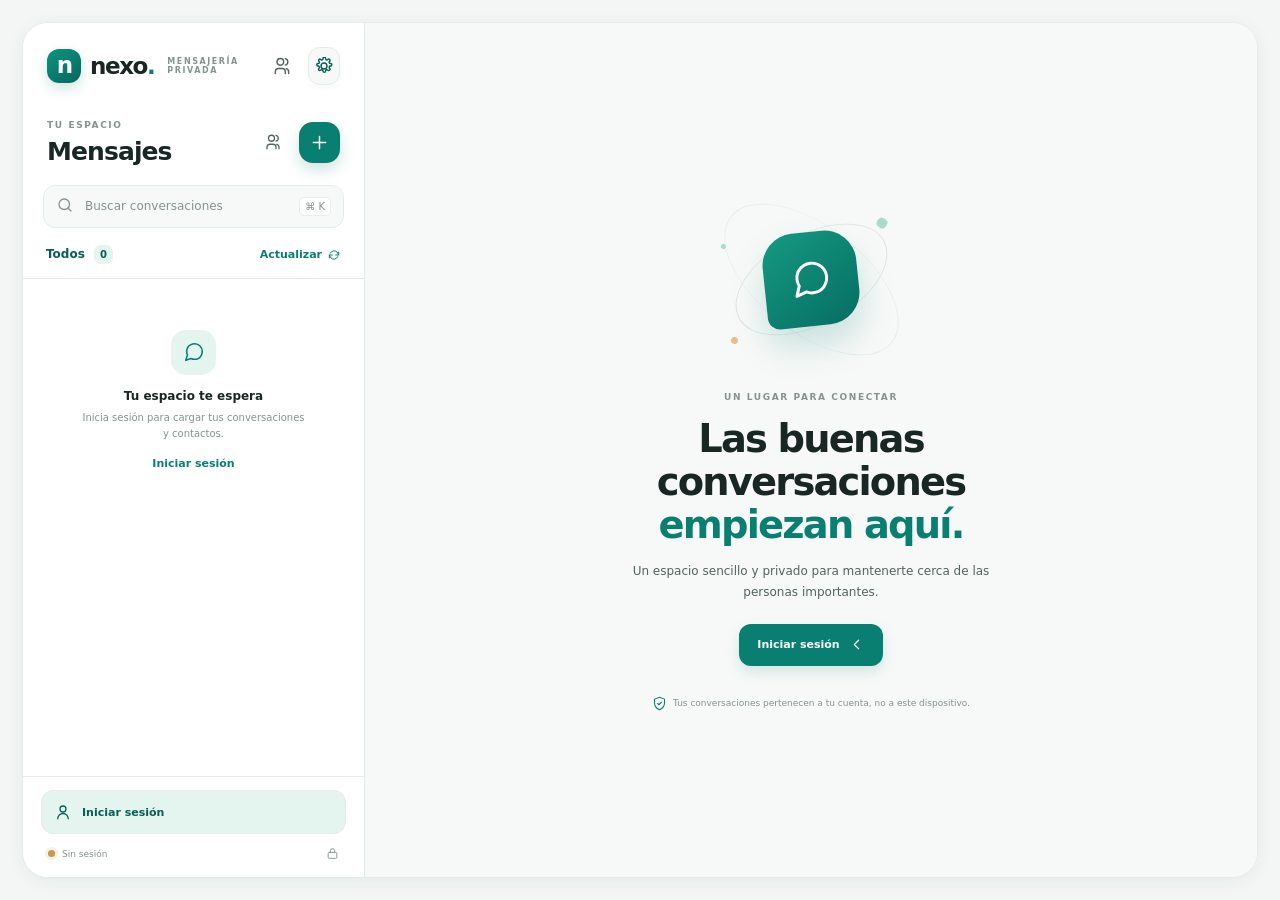
<file: index.html>
<!doctype html>
<html lang="es">
<head>
  <meta charset="UTF-8">
  <meta name="referrer" content="no-referrer">
  <meta name="viewport" content="width=device-width, initial-scale=1, viewport-fit=cover">
  <meta name="theme-color" content="#f5f7f7">
  <meta name="description" content="Nexo, mensajería privada y sencilla.">
  <meta http-equiv="Content-Security-Policy" content="default-src 'self'; script-src 'self'; style-src 'self'; img-src 'self' https: data: blob:; connect-src https://zyfjffvqcprfcohgdrxx.supabase.co; font-src 'self' data:; object-src 'none'; base-uri 'self'; form-action 'self'">
  <title>Nexo — Mensajería privada</title>
  <link rel="icon" type="image/svg+xml" href="./public/favicon.svg">
  <link rel="stylesheet" href="./src/styles/tokens.css">
  <link rel="stylesheet" href="./src/styles/base.css">
  <link rel="stylesheet" href="./src/styles/layout.css">
  <link rel="stylesheet" href="./src/styles/components.css">
  <link rel="stylesheet" href="./src/styles/responsive.css">
</head>
<body>
  <div id="app" class="app-root">
    <div class="boot-screen" role="status" aria-live="polite">
      <div class="brand-mark brand-mark--large" aria-hidden="true">n</div>
      <span>Preparando tu espacio…</span>
    </div>
  </div>
  <div id="toast-region" class="toast-region" aria-live="polite" aria-atomic="true"></div>
  <script type="module" src="./src/app/bootstrap.js"></script>
</body>
</html>
</file>
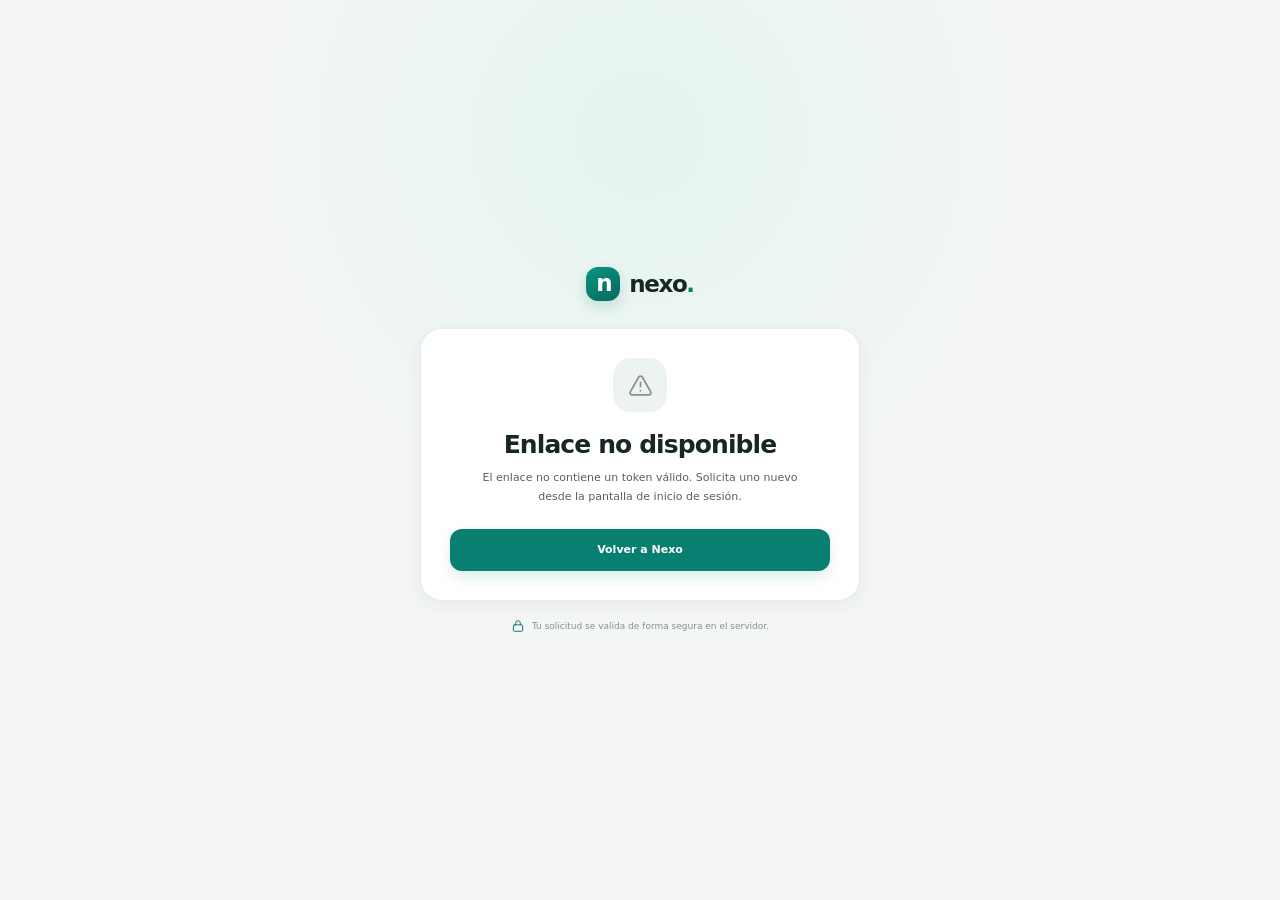
<file: reset-password.html>
<!doctype html>
<html lang="es">
<head>
  <meta charset="UTF-8">
  <meta name="referrer" content="no-referrer">
  <meta name="viewport" content="width=device-width, initial-scale=1, viewport-fit=cover">
  <meta name="theme-color" content="#f3f6f5">
  <meta name="description" content="Restablece de forma segura tu contraseña de Nexo.">
  <meta http-equiv="Content-Security-Policy" content="default-src 'self'; script-src 'self'; style-src 'self'; img-src 'self' https: data:; connect-src https://zyfjffvqcprfcohgdrxx.supabase.co; font-src 'self' data:; object-src 'none'; base-uri 'self'; form-action 'self'">
  <title>Restablecer contraseña — Nexo</title>
  <link rel="icon" type="image/svg+xml" href="./public/favicon.svg">
  <link rel="stylesheet" href="./src/styles/tokens.css">
  <link rel="stylesheet" href="./src/styles/base.css">
  <link rel="stylesheet" href="./src/styles/components.css">
  <link rel="stylesheet" href="./src/styles/reset-page.css">
</head>
<body>
  <div id="reset-app"></div>
  <script type="module" src="./src/app/resetPassword.js"></script>
</body>
</html>
</file>
<file: src/styles/tokens.css>
:root {
  color-scheme: light;
  --bg: #f3f6f5;
  --surface: #ffffff;
  --surface-2: #f7f9f8;
  --surface-3: #edf3f1;
  --text: #182724;
  --text-2: #52635e;
  --muted: #85938e;
  --line: #e6ece9;
  --line-strong: #d9e3df;
  --accent: #087f70;
  --accent-hover: #066c5f;
  --accent-soft: #e4f4ef;
  --accent-ink: #075f54;
  --danger: #b94747;
  --danger-soft: #fff0ef;
  --success: #15836e;
  --shadow: 0 24px 70px rgba(24, 49, 42, .13);
  --shadow-soft: 0 4px 18px rgba(24, 49, 42, .06);
  --radius-xl: 26px;
  --radius-lg: 18px;
  --radius-md: 13px;
  --radius-sm: 9px;
  --sidebar-width: 342px;
  --details-width: 278px;
  --font: Inter, ui-sans-serif, system-ui, -apple-system, BlinkMacSystemFont, "Segoe UI", sans-serif;
}
:root[data-theme="dark"] {
  color-scheme: dark;
  --bg: #101a18;
  --surface: #172421;
  --surface-2: #1d2c28;
  --surface-3: #243630;
  --text: #edf5f1;
  --text-2: #bdcbc5;
  --muted: #81928b;
  --line: #2b3b35;
  --line-strong: #3a4e46;
  --accent: #55c4ab;
  --accent-hover: #74d4bd;
  --accent-soft: #203d35;
  --accent-ink: #9ae1d0;
  --danger: #ff9a91;
  --danger-soft: #482c2b;
  --success: #6bd3b8;
  --shadow: 0 24px 70px rgba(0, 0, 0, .35);
  --shadow-soft: 0 4px 18px rgba(0, 0, 0, .18);
}
* { box-sizing: border-box; }
</file>
<file: src/styles/base.css>
html, body { min-width: 320px; min-height: 100%; margin: 0; }
html { background: var(--bg); font-family: var(--font); color: var(--text); font-synthesis: none; text-rendering: optimizeLegibility; }
body { min-height: 100vh; background: var(--bg); font-size: 14px; }
body.modal-open { overflow: hidden; }
button, input, textarea { font: inherit; }
button { color: inherit; }
button:focus-visible, a:focus-visible, input:focus-visible, textarea:focus-visible { outline: 3px solid color-mix(in srgb, var(--accent) 50%, transparent); outline-offset: 2px; }
button:disabled { cursor: wait; opacity: .65; }
a { color: inherit; text-decoration: none; }
::selection { color: var(--accent-ink); background: var(--accent-soft); }
.sr-only { position: absolute; width: 1px; height: 1px; padding: 0; margin: -1px; overflow: hidden; clip: rect(0,0,0,0); white-space: nowrap; border: 0; }
.boot-screen { min-height: 100vh; display: grid; place-content: center; justify-items: center; gap: 16px; color: var(--muted); }
.boot-screen .brand-mark { width: 54px; height: 54px; font-size: 29px; }
</file>
<file: src/styles/layout.css>
/* Mobile-first shell: one visible destination at a time on narrow screens. */
.app-root { min-height: 100dvh; padding: 0; }
.app-shell {
  position: relative;
  display: grid;
  grid-template-columns: minmax(0, 1fr);
  width: 100%;
  height: 100dvh;
  min-height: 0;
  margin: 0 auto;
  overflow: hidden;
  background: var(--surface);
}
.sidebar {
  position: relative;
  z-index: 2;
  grid-column: 1;
  grid-row: 1;
  min-width: 0;
  height: 100%;
  display: flex;
  flex-direction: column;
  background: var(--surface);
}
.chat-panel {
  position: relative;
  grid-column: 1;
  grid-row: 1;
  min-width: 0;
  height: 100%;
  display: none;
  flex-direction: column;
  overflow: hidden;
  background: var(--surface-2);
}
.app-shell.has-active-chat .sidebar { display: none; }
.app-shell.has-active-chat .chat-panel { display: flex; }
.details-panel {
  position: absolute;
  z-index: 12;
  top: 0;
  right: 0;
  bottom: 0;
  width: min(340px, 88%);
  min-width: 0;
  display: none;
  flex-direction: column;
  padding: 25px 20px;
  background: var(--surface);
  border-left: 1px solid var(--line);
  box-shadow: var(--shadow);
  overflow-y: auto;
  overscroll-behavior: contain;
}
.details-scrim {
  position: absolute;
  z-index: 11;
  inset: 0;
  border: 0;
  padding: 0;
  background: rgba(9, 20, 17, .18);
  cursor: pointer;
  -webkit-tap-highlight-color: transparent;
}
.app-shell.details-open .details-panel { display: flex; }
.chat-panel--empty { align-items: center; justify-content: center; }
.chat-panel--active { background: var(--surface-2); }
</file>
<file: src/styles/components.css>
/* Brand and sidebar */
.sidebar__top { position: relative; display: flex; align-items: center; gap: 10px; padding: 24px 24px 18px; }
.brand { display: inline-flex; align-items: center; gap: 9px; font-size: 23px; font-weight: 790; letter-spacing: -1.4px; }
.brand-mark { width: 34px; height: 34px; display: grid; place-items: center; flex: 0 0 34px; padding: 0 0 2px 1px; border-radius: 12px; color: #fff; background: linear-gradient(145deg, #0b9581, #07675d); font-size: 23px; font-weight: 800; line-height: 1; letter-spacing: -1px; text-align: center; box-shadow: 0 5px 14px rgba(8,127,112,.2); }
.brand-mark--large { width: 54px; height: 54px; flex-basis: 54px; padding-bottom: 3px; border-radius: 18px; font-size: 35px; }
.brand-dot { color: var(--accent); }
.brand-caption { padding-left: 3px; color: var(--muted); font-size: 8px; letter-spacing: 1.55px; font-weight: 750; }
.icon-button { width: 38px; height: 38px; display: inline-grid; place-items: center; border: 0; border-radius: 12px; background: transparent; color: var(--text-2); cursor: pointer; transition: background .18s, color .18s; }
.icon-button:hover { background: var(--surface-3); color: var(--text); }
.sidebar-settings { margin-left: auto; color: var(--accent-ink); background: var(--surface-2); border: 1px solid var(--line); box-shadow: 0 2px 6px rgba(20,40,34,.04); }
.sidebar-settings svg { width: 18px; height: 18px; stroke-width: 1.9; }
.sidebar-settings:hover { color: var(--accent-ink); background: var(--accent-soft); border-color: color-mix(in srgb, var(--accent) 28%, var(--line)); transform: translateY(-1px); }
.sidebar-welcome { display: flex; align-items: center; justify-content: space-between; padding: 16px 24px 17px; }
.eyebrow { display: block; color: var(--muted); font-size: 9px; line-height: 1.4; font-weight: 780; letter-spacing: 1.6px; }
.sidebar-welcome h1 { margin: 5px 0 0; font-size: 25px; letter-spacing: -.9px; font-weight: 760; }
.new-chat-button { width: 41px; height: 41px; display: grid; place-items: center; color: white; background: var(--accent); border: 0; border-radius: 14px; cursor: pointer; box-shadow: 0 7px 15px rgba(8,127,112,.2); transition: transform .18s, background .18s; }
.new-chat-button:hover { background: var(--accent-hover); transform: translateY(-1px); }
.conversation-search { height: 43px; display: flex; align-items: center; gap: 9px; margin: 2px 20px 16px; padding: 0 12px; color: var(--muted); background: var(--surface-2); border: 1px solid var(--line); border-radius: 12px; }
.conversation-search:focus-within { border-color: var(--accent); box-shadow: 0 0 0 3px var(--accent-soft); }
.conversation-search input { width: 100%; min-width: 0; border: 0; outline: 0; color: var(--text); background: transparent; font-size: 12px; }
.conversation-search input::placeholder { color: var(--muted); }
.conversation-search kbd { flex: 0 0 auto; padding: 3px 5px; color: var(--muted); background: var(--surface); border: 1px solid var(--line); border-radius: 5px; font: 10px var(--font); }
.conversation-tabs { display: flex; align-items: center; justify-content: space-between; padding: 0 23px 12px; border-bottom: 1px solid var(--line); }
.conversation-tabs__active { color: var(--accent-ink); font-size: 12px; font-weight: 730; }
.conversation-tabs__active span { display: inline-grid; min-width: 19px; height: 19px; place-items: center; margin-left: 5px; padding: 0 5px; background: var(--accent-soft); border-radius: 7px; font-size: 10px; }
.text-button { display: inline-flex; align-items: center; gap: 5px; padding: 4px 0; border: 0; background: transparent; color: var(--accent); font-size: 11px; font-weight: 680; cursor: pointer; }
.text-button:hover { color: var(--accent-hover); text-decoration: underline; }
.conversation-list { flex: 1; min-height: 0; overflow: auto; padding: 8px 10px 14px; }
.conversation-item { width: 100%; display: flex; align-items: center; gap: 11px; padding: 11px 10px; border: 0; border-radius: 13px; text-align: left; color: var(--text); background: transparent; cursor: pointer; transition: background .15s; }
.conversation-item:hover { background: var(--surface-2); }
.conversation-item.is-active { background: var(--accent-soft); }
.conversation-item[hidden] { display: none; }
.conversation-item__body { flex: 1; min-width: 0; display: grid; gap: 5px; }
.conversation-item__top, .conversation-item__bottom { min-width: 0; display: flex; align-items: center; justify-content: space-between; gap: 8px; }
.conversation-item__top strong { overflow: hidden; font-size: 12px; font-weight: 720; white-space: nowrap; text-overflow: ellipsis; }
.conversation-item__top time { flex: 0 0 auto; color: var(--muted); font-size: 9px; }
.conversation-item__bottom > span:first-child { overflow: hidden; color: var(--muted); font-size: 10px; white-space: nowrap; text-overflow: ellipsis; }
.unread-count { flex: 0 0 auto; min-width: 18px; height: 18px; display: grid; place-items: center; padding: 0 4px; color: #fff; background: var(--accent); border-radius: 7px; font-size: 9px; font-weight: 750; }
.avatar { flex: 0 0 auto; width: 40px; height: 40px; display: inline-grid; place-items: center; overflow: hidden; color: var(--accent-ink); background: linear-gradient(145deg, var(--accent-soft), var(--surface-3)); border-radius: 14px; font-size: 12px; font-weight: 760; }
.avatar img { width: 100%; height: 100%; object-fit: cover; }
.avatar--small { width: 33px; height: 33px; border-radius: 11px; font-size: 10px; }
.avatar--medium { width: 44px; height: 44px; border-radius: 15px; font-size: 13px; }
.avatar--large { width: 76px; height: 76px; border-radius: 25px; font-size: 21px; }
.sidebar-empty { min-height: 230px; display: flex; flex-direction: column; align-items: center; justify-content: center; padding: 25px 23px; text-align: center; }
.empty-icon { width: 45px; height: 45px; display: grid; place-items: center; color: var(--accent); background: var(--accent-soft); border-radius: 15px; }
.sidebar-empty strong { margin-top: 14px; font-size: 12px; }
.sidebar-empty p { max-width: 225px; margin: 7px 0 10px; color: var(--muted); font-size: 10px; line-height: 1.65; }
.sidebar-footer { position: relative; padding: 13px 18px 17px; border-top: 1px solid var(--line); }
.profile-chip { width: 100%; display: flex; align-items: center; gap: 9px; padding: 7px; border: 0; border-radius: 12px; text-align: left; background: transparent; cursor: pointer; }
.profile-chip:hover { background: var(--surface-2); }
.profile-chip > span:nth-child(2) { flex: 1; min-width: 0; display: grid; gap: 3px; }
.profile-chip strong { overflow: hidden; font-size: 11px; text-overflow: ellipsis; white-space: nowrap; }
.profile-chip small { color: var(--muted); font-size: 9px; }
.profile-chip > svg { color: var(--muted); }
.profile-signin { width: 100%; display: flex; align-items: center; gap: 10px; padding: 12px; border: 1px solid var(--line); border-radius: 12px; color: var(--accent-ink); background: var(--accent-soft); font-size: 11px; font-weight: 680; cursor: pointer; }
.connection-note { display: flex; align-items: center; gap: 7px; padding: 13px 7px 0; color: var(--muted); font-size: 9px; }
.connection-dot { width: 7px; height: 7px; border-radius: 50%; background: #42ad88; box-shadow: 0 0 0 3px rgba(66,173,136,.12); }
.connection-lock { margin-left: auto; display: inline-flex; }
.profile-menu { position: absolute; z-index: 8; left: 22px; right: 22px; bottom: 84px; padding: 6px; background: var(--surface); border: 1px solid var(--line); border-radius: 13px; box-shadow: var(--shadow); }
.profile-menu[hidden] { display: none; }
.profile-menu button { width: 100%; display: flex; align-items: center; gap: 9px; padding: 10px; border: 0; border-radius: 8px; background: transparent; text-align: left; font-size: 11px; cursor: pointer; }
.profile-menu button:hover { background: var(--surface-2); }
.list-skeleton { display: grid; gap: 16px; padding: 18px 12px; }
.list-skeleton i { height: 45px; display: block; border-radius: 12px; background: linear-gradient(90deg, var(--surface-2), var(--surface-3), var(--surface-2)); background-size: 200% 100%; animation: shimmer 1.5s infinite; }
/* Welcome screen */
.welcome-state { width: min(540px, 90%); display: flex; flex-direction: column; align-items: center; padding: 28px; text-align: center; }
.welcome-art { position: relative; width: 220px; height: 180px; display: grid; place-items: center; margin-bottom: 22px; }
.welcome-orbit { position: absolute; width: 165px; height: 165px; border: 1px solid var(--line-strong); border-radius: 50%; transform: rotate(-28deg) scaleY(.55); }
.welcome-orbit--two { width: 205px; height: 205px; opacity: .6; transform: rotate(38deg) scaleY(.52); }
.welcome-bubble { position: relative; z-index: 2; width: 94px; height: 94px; display: grid; place-items: center; color: white; background: linear-gradient(145deg, #159a83, #066d62); border-radius: 32px 32px 32px 12px; transform: rotate(-6deg); box-shadow: 0 18px 35px rgba(8,127,112,.2); }
.welcome-bubble svg { width: 42px; height: 42px; }
.welcome-spark { position: absolute; width: 10px; height: 10px; border-radius: 4px; background: #a8dacd; transform: rotate(35deg); }
.welcome-spark--one { top: 29px; right: 34px; }
.welcome-spark--two { bottom: 25px; left: 30px; width: 7px; height: 7px; background: #e9bf87; }
.welcome-spark--three { top: 55px; left: 20px; width: 5px; height: 5px; }
.welcome-state > .eyebrow { margin-bottom: 13px; }
.welcome-state h2 { margin: 0; font-size: clamp(27px, 3vw, 39px); line-height: 1.12; letter-spacing: -1.8px; font-weight: 790; }
.welcome-state h2 em { color: var(--accent); font-style: normal; }
.welcome-state > p { max-width: 360px; margin: 15px 0 20px; color: var(--text-2); font-size: 12px; line-height: 1.8; }
.welcome-actions { display: flex; justify-content: center; }
.welcome-footnote { display: flex; align-items: center; gap: 6px; margin-top: 30px; color: var(--muted); font-size: 9px; }
.welcome-footnote svg { color: var(--accent); }
/* Buttons and forms */
.button { min-height: 42px; display: inline-flex; align-items: center; justify-content: center; gap: 8px; padding: 0 17px; border: 1px solid transparent; border-radius: 12px; font-size: 11px; font-weight: 720; cursor: pointer; transition: background .18s, transform .18s, border .18s; }
.button:hover { transform: translateY(-1px); }
.button--primary { color: #fff; background: var(--accent); box-shadow: 0 6px 14px rgba(8,127,112,.15); }
.button--primary:hover { background: var(--accent-hover); }
.button--outline { color: var(--accent-ink); background: transparent; border-color: var(--line-strong); }
.button--outline:hover { background: var(--accent-soft); }
.button--full { width: 100%; }
.button--small { min-height: 34px; padding: 0 12px; border-radius: 9px; font-size: 10px; }
/* Chat */
.chat-header { min-height: 80px; display: flex; align-items: center; gap: 12px; padding: 14px 24px; background: var(--surface); border-bottom: 1px solid var(--line); }
.chat-header__identity { min-width: 0; display: grid; gap: 5px; }
.chat-header__identity strong { overflow: hidden; font-size: 13px; text-overflow: ellipsis; white-space: nowrap; }
.chat-header__identity span { color: var(--muted); font-size: 10px; }
.chat-header__spacer { flex: 1; }
.mobile-back { display: none; }
.message-history { flex: 1; min-height: 0; overflow: auto; display: flex; flex-direction: column; gap: 13px; padding: 24px clamp(18px, 4vw, 54px); }
.message-row { max-width: min(75%, 570px); display: flex; align-self: flex-start; }
.message-row--own { align-self: flex-end; }
.message-bubble { padding: 12px 15px 9px; background: var(--surface); border: 1px solid var(--line); border-radius: 17px 17px 17px 5px; box-shadow: 0 2px 6px rgba(20,40,34,.025); }
.message-row--own .message-bubble { color: #fff; background: #087f70; border-color: #087f70; border-radius: 17px 17px 5px 17px; }
.message-bubble p { margin: 0; font-size: 12px; line-height: 1.65; overflow-wrap: anywhere; }
.message-bubble time { display: block; margin-top: 6px; color: var(--muted); font-size: 8px; text-align: right; }
.message-row--own .message-bubble time { color: rgba(255,255,255,.7); }
.chat-empty-history, .chat-loading { flex: 1; display: flex; flex-direction: column; align-items: center; justify-content: center; color: var(--muted); text-align: center; }
.chat-empty-history strong { margin-top: 13px; color: var(--text); font-size: 13px; }
.chat-empty-history p { max-width: 280px; font-size: 11px; line-height: 1.6; }
.chat-loading { gap: 12px; font-size: 11px; }
.loading-spinner { width: 23px; height: 23px; border: 2px solid var(--line-strong); border-top-color: var(--accent); border-radius: 50%; animation: spin .8s linear infinite; }
.composer { display: flex; align-items: flex-end; gap: 12px; margin: 0 24px 21px; padding: 11px 11px 10px 16px; background: var(--surface); border: 1px solid var(--line-strong); border-radius: 17px; box-shadow: var(--shadow-soft); }
.composer:focus-within { border-color: var(--accent); }
.composer__input-wrap { flex: 1; min-width: 0; display: grid; gap: 5px; }
.composer textarea { width: 100%; max-height: 120px; min-height: 27px; resize: vertical; border: 0; outline: 0; color: var(--text); background: transparent; font-size: 12px; line-height: 1.5; }
.composer textarea::placeholder { color: var(--muted); }
.composer__hint { color: var(--muted); font-size: 8px; }
.send-button { width: 38px; height: 38px; display: grid; place-items: center; flex: 0 0 auto; color: white; background: var(--accent); border: 0; border-radius: 12px; cursor: pointer; }
.send-button:hover { background: var(--accent-hover); }
/* Details */
.details-header { display: flex; align-items: center; justify-content: space-between; }
.details-close { display: inline-grid; }
.details-empty { flex: 1; display: flex; flex-direction: column; align-items: center; justify-content: center; padding: 15px; color: var(--muted); text-align: center; }
.details-empty > svg { margin-bottom: 13px; color: var(--accent); }
.details-empty strong { color: var(--text); font-size: 12px; }
.details-empty p { max-width: 190px; font-size: 10px; line-height: 1.7; }
.privacy-card { display: flex; align-items: flex-start; gap: 10px; padding: 13px; color: var(--accent); background: var(--accent-soft); border-radius: 13px; }
.privacy-card > svg { flex: 0 0 auto; }
.privacy-card strong { display: block; color: var(--accent-ink); font-size: 10px; }
.privacy-card p { margin: 5px 0 0; color: var(--text-2); font-size: 9px; line-height: 1.55; }
.details-profile { display: flex; flex-direction: column; align-items: center; gap: 8px; padding: 27px 0 24px; border-bottom: 1px solid var(--line); }
.details-profile strong { font-size: 13px; }
.details-profile > span:last-child { color: var(--muted); font-size: 10px; }
.details-section { padding: 22px 0; }
.details-section h3 { display: flex; align-items: center; gap: 7px; margin: 0 0 14px; font-size: 11px; }
.details-section h3 span { color: var(--muted); font-size: 10px; }
.member-row { display: flex; align-items: center; gap: 9px; margin: 11px 0; }
.member-row > span:last-child { min-width: 0; display: grid; gap: 3px; }
.member-row strong { overflow: hidden; font-size: 10px; text-overflow: ellipsis; white-space: nowrap; }
.member-row small { color: var(--muted); font-size: 9px; }
.subtle-copy { color: var(--muted); font-size: 10px; }
/* Modal */
.modal-backdrop { position: absolute; z-index: 20; inset: 0; display: grid; place-items: center; padding: 20px; background: rgba(12,28,24,.44); backdrop-filter: blur(5px); }
.modal-card { width: min(440px, 100%); max-height: min(90%, 680px); overflow: auto; color: var(--text); background-color: var(--surface); border: 1px solid var(--line); border-radius: 22px; opacity: 1; isolation: isolate; box-shadow: var(--shadow); animation: modal-in .18s ease-out; }
.modal-header { display: flex; align-items: center; justify-content: space-between; padding: 22px 23px 17px; border-bottom: 1px solid var(--line); }
.modal-header h2 { margin: 5px 0 0; font-size: 20px; letter-spacing: -.5px; }
.modal-content { padding: 19px 23px 23px; }
.modal-copy { margin: 0 0 19px; color: var(--text-2); font-size: 11px; line-height: 1.7; }
.form-stack { display: grid; gap: 13px; }
.field { display: grid; gap: 7px; }
.field > span { font-size: 10px; font-weight: 700; }
.field input { width: 100%; height: 44px; padding: 0 12px; color: var(--text); background: var(--surface-2); border: 1px solid var(--line-strong); border-radius: 10px; outline: 0; font-size: 11px; }
.field input:focus { border-color: var(--accent); box-shadow: 0 0 0 3px var(--accent-soft); }
.field input::placeholder { color: var(--muted); }
.modal-switch { margin-top: 14px; }
.modal-divider { display: flex; align-items: center; gap: 12px; margin: 19px 0 13px; color: var(--muted); font-size: 9px; }
.modal-divider::before, .modal-divider::after { height: 1px; flex: 1; content: ""; background: var(--line); }
.modal-footnote { margin: 0; color: var(--muted); font-size: 10px; text-align: center; }
.form-error { margin: 14px 0 0; padding: 10px 12px; color: var(--danger); background-color: var(--danger-soft); border: 1px solid color-mix(in srgb, var(--danger) 18%, var(--danger-soft)); border-radius: 9px; opacity: 1; font-size: 10px; line-height: 1.5; }
.form-error[hidden] { display: none; }
.search-form { display: flex; align-items: center; gap: 8px; padding: 6px; background: var(--surface-2); border: 1px solid var(--line-strong); border-radius: 12px; }
.search-form__icon { display: inline-flex; color: var(--muted); padding-left: 5px; }
.search-form input { flex: 1; min-width: 0; height: 32px; border: 0; outline: 0; color: var(--text); background: transparent; font-size: 11px; }
.search-results { display: grid; gap: 4px; margin-top: 12px; }
.results-hint { padding: 23px 8px; color: var(--muted); font-size: 10px; text-align: center; }
.contact-result { display: flex; align-items: center; gap: 10px; padding: 10px 3px; border-bottom: 1px solid var(--line); }
.contact-result > span:nth-child(2) { flex: 1; min-width: 0; display: grid; gap: 4px; }
.contact-result strong { font-size: 11px; }
.contact-result small { color: var(--muted); font-size: 9px; }
.setting-row { display: flex; align-items: center; justify-content: space-between; gap: 12px; padding: 15px 0; border-bottom: 1px solid var(--line); }
.setting-row > div:first-child { display: grid; gap: 5px; }
.setting-row strong { font-size: 11px; }
.setting-row span { color: var(--muted); font-size: 9px; line-height: 1.5; }
.theme-options { display: flex; padding: 3px; background: var(--surface-2); border-radius: 9px; }
.theme-option { padding: 7px 9px; color: var(--text-2); background: transparent; border: 0; border-radius: 7px; font-size: 9px; cursor: pointer; }
.theme-option:hover, .theme-option.is-active { color: var(--accent-ink); background: var(--accent-soft); }
/* Feedback */
.global-error { position: absolute; z-index: 10; left: 50%; bottom: 20px; width: min(560px, calc(100% - 36px)); display: flex; align-items: center; gap: 9px; padding: 12px 14px; color: var(--danger); background-color: var(--danger-soft); border: 1px solid color-mix(in srgb, var(--danger) 22%, var(--danger-soft)); border-radius: 12px; opacity: 1; box-shadow: var(--shadow-soft); transform: translateX(-50%); font-size: 10px; }
.app-shell.has-modal > .global-error { z-index: 35; }
.global-error span { flex: 1; }
.global-error button { display: inline-flex; border: 0; color: inherit; background: transparent; cursor: pointer; }
.toast-region { position: fixed; z-index: 140; right: 22px; bottom: 22px; display: grid; gap: 8px; pointer-events: none; isolation: isolate; }
.toast { max-width: min(360px, calc(100vw - 44px)); padding: 12px 16px; color: #fff; background-color: #203b34; border: 1px solid rgba(255,255,255,.14); border-radius: 12px; opacity: 1; box-shadow: 0 12px 32px rgba(0,0,0,.24); font-size: 11px; line-height: 1.5; animation: toast-in .2s ease-out; }
.toast--success { background-color: #174f40; }
.toast--error { background-color: #7c2929; }
.toast--info { background-color: #244b69; }
.toast--warning { background-color: #755218; }
@keyframes spin { to { transform: rotate(360deg); } }
@keyframes shimmer { to { background-position: -200% 0; } }
@keyframes modal-in { from { opacity: 0; transform: translateY(8px) scale(.985); } to { opacity: 1; transform: none; } }
@keyframes toast-in { from { opacity: 0; transform: translateY(8px); } to { opacity: 1; transform: none; } }

/* Account, profile and contact-management components */
.profile-editor-avatar { display:flex; align-items:center; gap:13px; padding:2px 0 15px; }
.profile-editor-avatar > div { display:grid; gap:4px; }
.profile-editor-avatar strong { font-size:12px; }
.profile-editor-avatar span:not(.avatar) { color:var(--muted); font-size:10px; }
.profile-avatar-form { display:grid; gap:12px; padding:16px; margin:4px 0 15px; border:1px solid var(--line); border-radius:15px; background:var(--surface-2); box-shadow:0 4px 14px rgba(20,40,34,.035); }
.profile-avatar-form .field { gap:7px; }
.profile-avatar-form input[type="file"] { width:100%; min-height:42px; padding:8px; color:var(--text-2); background:var(--surface); border:1px dashed var(--line-strong); border-radius:10px; font-size:10px; }
.profile-avatar-form input[type="file"]::file-selector-button { margin-right:10px; padding:7px 10px; color:var(--accent-ink); background:var(--accent-soft); border:0; border-radius:7px; font:600 10px var(--font); cursor:pointer; }
.profile-avatar-actions { display:flex; align-items:center; justify-content:space-between; gap:12px; }
.danger-text { color:#b94747 !important; }
.danger-text:disabled { opacity:.42; cursor:not-allowed; }
.field small { color:var(--muted); font-size:9px; line-height:1.45; }
.account-tabs { display:grid; grid-template-columns:repeat(3,minmax(0,1fr)); gap:4px; padding:4px; margin:0 0 12px; border:1px solid var(--line); border-radius:12px; background:var(--surface-2); }
.account-tabs button { min-width:0; padding:9px 5px; border:0; border-radius:8px; color:var(--muted); background:transparent; font-size:10px; cursor:pointer; }
.account-tabs button.is-active { color:var(--text); background:var(--surface); box-shadow:0 1px 3px rgba(15,30,25,.08); font-weight:700; }
.account-tabs button span { display:inline-grid; min-width:18px; height:18px; place-items:center; margin-left:3px; padding:0 4px; border-radius:99px; background:var(--surface-2); font-size:9px; }
.account-list { max-height: min(52vh,430px); overflow:auto; overscroll-behavior:contain; }
.account-list-row { display:flex; align-items:center; gap:10px; padding:11px 2px; border-bottom:1px solid var(--line); }
.account-list-row__identity { display:grid; min-width:0; flex:1; gap:4px; }
.account-list-row__identity strong { overflow:hidden; font-size:11px; text-overflow:ellipsis; white-space:nowrap; }
.account-list-row__identity small { color:var(--muted); font-size:9px; }
.account-list-row__identity .online-label { color:var(--accent-ink); }
.account-list-row__actions { display:flex; align-items:center; justify-content:flex-end; gap:4px; }
.account-list-row__actions .icon-button { width:31px; height:31px; }
.account-empty { min-height:160px; display:flex; flex-direction:column; justify-content:center; align-items:center; gap:9px; padding:22px 12px; text-align:center; }
.account-empty strong { font-size:12px; }
.account-empty p { max-width:270px; margin:0; color:var(--muted); font-size:10px; line-height:1.6; }
.account-list-heading { margin:16px 0 5px; color:var(--muted); font-size:9px; font-weight:750; letter-spacing:.08em; text-transform:uppercase; }
.account-manager-footer { display:flex; justify-content:flex-end; padding-top:13px; }

@media (max-width: 520px) {
  .account-list { max-height: min(48vh,390px); }
  .account-list-row { gap:7px; }
  .account-list-row__actions { gap:2px; }
  .account-list-row__actions .button--small { padding:8px 9px; font-size:9px; }
  .account-tabs button { font-size:9px; }
}

@media (max-width: 520px) {
  .account-list-row { flex-wrap:wrap; }
  .account-list-row__identity { min-width:80px; }
  .account-list-row__actions { flex:0 0 100%; flex-wrap:wrap; justify-content:flex-end; padding-left:52px; }
}


/* Stage 7 — message interactions and group management */
.sidebar-welcome__actions { display:flex; align-items:center; gap:7px; }
.message-stack { min-width:0; display:grid; gap:5px; }
.message-sender { padding:0 4px; color:var(--accent-ink); font-size:9px; font-weight:750; }
.message-bubble--deleted { color:var(--muted); background:var(--surface-2) !important; border-style:dashed !important; box-shadow:none; }
.message-row--own .message-bubble--deleted { color:var(--muted); border-color:var(--line); }
.message-deleted { display:flex; align-items:center; gap:7px; font-style:italic; }
.message-bubble .message-reply { display:grid; gap:3px; margin:0 0 9px; padding:7px 9px; border-left:3px solid var(--accent); border-radius:0 7px 7px 0; background:var(--surface-2); color:var(--text-2); }
.message-row--own .message-bubble .message-reply { background:rgba(255,255,255,.12); color:rgba(255,255,255,.9); border-left-color:rgba(255,255,255,.75); }
.message-reply strong { font-size:9px; }
.message-reply span { overflow:hidden; font-size:9px; text-overflow:ellipsis; white-space:nowrap; }
.message-attachment-note { display:grid; gap:4px; margin-top:8px; }
.message-attachment-note span { display:flex; align-items:center; gap:6px; font-size:9px; }
.message-reactions { display:flex; flex-wrap:wrap; gap:4px; }
.message-reaction { display:inline-flex; align-items:center; gap:4px; padding:3px 7px; color:var(--text-2); border:1px solid var(--line); border-radius:999px; background:var(--surface); font-size:10px; cursor:pointer; }
.message-reaction span { color:var(--muted); font-size:8px; }
.message-reaction.is-selected, .message-quick-reaction.is-selected { border-color:var(--accent); background:var(--accent-soft); }
.message-actions { display:flex; flex-wrap:wrap; align-items:center; justify-content:flex-start; gap:5px; opacity:.78; }
.message-row--own .message-actions { justify-content:flex-end; }
.message-actions > button:not(.message-quick-reaction) { padding:3px 5px; color:var(--muted); border:0; background:transparent; font-size:8px; cursor:pointer; }
.message-actions > button:hover { color:var(--accent-ink); text-decoration:underline; }
.message-quick-reactions { display:inline-flex; gap:4px; padding:2px; border:1px solid var(--line); border-radius:10px; background:var(--surface-2); }
.message-quick-reaction { width:29px; height:28px; display:grid; place-items:center; padding:0; border:1px solid transparent; border-radius:8px; background:transparent; font-size:14px; cursor:pointer; touch-action:manipulation; -webkit-tap-highlight-color:transparent; transition:background .12s,border-color .12s,transform .12s,box-shadow .12s; }
.message-quick-reaction:hover { background:var(--surface); border-color:var(--line-strong); transform:translateY(-1px); }
.message-quick-reaction:active { transform:scale(.94); }
.message-quick-reaction.is-selected { color:var(--accent-ink); background:var(--accent-soft); border-color:var(--accent); box-shadow:inset 0 0 0 1px color-mix(in srgb,var(--accent) 22%,transparent),0 2px 7px color-mix(in srgb,var(--accent) 14%,transparent); }

.history-pagination { display:flex; justify-content:center; padding:3px 0 11px; }
.loading-spinner--small { width:12px; height:12px; display:inline-block; vertical-align:middle; }
.composer-reply { display:flex; align-items:center; justify-content:space-between; gap:12px; margin:0 24px 8px; padding:9px 12px; background:var(--accent-soft); border-left:3px solid var(--accent); border-radius:9px; }
.composer-reply > div { min-width:0; display:grid; gap:3px; }
.composer-reply strong { color:var(--accent-ink); font-size:9px; }
.composer-reply span { overflow:hidden; color:var(--text-2); font-size:9px; text-overflow:ellipsis; white-space:nowrap; }
.details-description { max-width:100%; margin:0; color:var(--muted); font-size:10px; line-height:1.6; text-align:center; overflow-wrap:anywhere; }
.group-detail-actions { display:grid; gap:10px; padding:0 0 18px; }
.group-picker { display:grid; gap:9px; }
.group-picker__heading { display:flex; align-items:center; justify-content:space-between; gap:10px; }
.group-picker__heading strong { color:var(--text); font-size:11px; }
.group-picker__heading span { color:var(--muted); font-size:9px; }
.group-picker__list, .group-member-list { max-height:230px; overflow:auto; border:1px solid var(--line); border-radius:12px; }
.group-picker__item, .group-member-item { min-height:50px; display:flex; align-items:center; gap:10px; padding:8px 10px; border-bottom:1px solid var(--line); cursor:pointer; }
.group-picker__item:last-child, .group-member-item:last-child { border-bottom:0; }
.group-picker__item > span, .group-member-item > span:nth-child(2) { min-width:0; flex:1; display:grid; gap:3px; }
.group-picker__item strong, .group-member-item strong { overflow:hidden; font-size:10px; text-overflow:ellipsis; white-space:nowrap; }
.group-picker__item small, .group-member-item small { color:var(--muted); font-size:9px; }
.group-picker__item input[type="checkbox"] { width:17px; height:17px; accent-color:var(--accent); }
.group-manager-summary { display:flex; align-items:center; gap:12px; padding:0 0 15px; border-bottom:1px solid var(--line); }
.group-manager-summary > div:last-child { min-width:0; display:grid; gap:5px; }
.group-manager-summary strong { font-size:13px; }
.group-manager-summary span { color:var(--muted); font-size:9px; }
.group-manager-block { padding:14px 0; border-bottom:1px solid var(--line); }
.group-avatar-form { display:grid; gap:10px; }
.group-avatar-form .field input[type="file"] { height:auto; padding:10px; }
.group-add-form { display:flex; align-items:flex-end; gap:10px; }
.group-add-form .field { flex:1; min-width:0; }
.group-add-form select { width:100%; min-height:42px; padding:0 10px; color:var(--text); background:var(--surface-2); border:1px solid var(--line-strong); border-radius:10px; font-size:10px; }
.group-member-actions { display:flex; flex:0 0 auto; align-items:center; gap:3px; }
.group-member-actions .text-button { font-size:8px; }
.group-member-actions .icon-button { width:29px; height:29px; }
.group-manager-footer { display:flex; justify-content:flex-end; padding-top:14px; }
.modal-confirm-actions { display:flex; justify-content:flex-end; gap:8px; margin-top:18px; }
.button--danger { color:white; background:var(--danger); border:1px solid var(--danger); }
.button--danger:hover { filter:brightness(.94); }

@media (max-width:700px) {
  .message-actions { opacity:1; }
  .message-row { max-width:92%; }
  .composer-reply { margin-inline:10px; }
  .group-add-form { align-items:stretch; flex-direction:column; }
  .group-add-form .button { align-self:flex-end; }
  .group-member-item { flex-wrap:wrap; }
  .group-member-actions { flex:0 0 100%; justify-content:flex-end; }
  .group-manager-block { padding-block:12px; }
  .modal-confirm-actions .button { flex:1; }
}

/* Authenticated polling transport, presence and receipt states. */
.connection-note { min-height: 26px; }
.connection-note .connection-dot { flex: 0 0 7px; height: 7px; border-radius: 50%; background: #b7a16d; box-shadow: 0 0 0 3px color-mix(in srgb, #b7a16d 14%, transparent); }
.connection-note--online .connection-dot { background: #2caa79; box-shadow: 0 0 0 3px color-mix(in srgb, #2caa79 14%, transparent); }
.connection-note--offline .connection-dot { background: #d16b63; box-shadow: 0 0 0 3px color-mix(in srgb, #d16b63 14%, transparent); }
.connection-note--reconnecting .connection-dot,
.connection-note--connecting .connection-dot { background: #c49a49; box-shadow: 0 0 0 3px color-mix(in srgb, #c49a49 14%, transparent); }
.chat-header__identity .chat-presence { display: inline-flex; align-items: center; gap: 6px; }
.chat-header__identity .chat-presence.is-online::before { content: ""; width: 6px; height: 6px; border-radius: 50%; background: #29a879; }
.typing-indicator { min-height: 27px; display: flex; align-items: center; gap: 8px; padding: 4px 26px; color: var(--muted); background: var(--surface-2); border-bottom: 1px solid var(--line); font-size: 10px; }
.typing-indicator__dots { display: inline-flex; align-items: center; gap: 3px; }
.typing-indicator__dots i { width: 4px; height: 4px; border-radius: 50%; background: var(--accent); animation: nexo-typing 1s ease-in-out infinite; }
.typing-indicator__dots i:nth-child(2) { animation-delay: .15s; }
.typing-indicator__dots i:nth-child(3) { animation-delay: .3s; }
@keyframes nexo-typing { 0%, 60%, 100% { transform: translateY(0); opacity: .45; } 30% { transform: translateY(-3px); opacity: 1; } }
.message-delivery-status { align-self: flex-end; margin-top: 1px; padding: 2px 5px 0; color: var(--muted); font-size: 8px; line-height: 1.35; }
.message-row--own .message-delivery-status { color: var(--muted); }
[data-theme="dark"] .message-row--own .message-delivery-status { color: var(--muted); }

/* Stage 9 — private files, notifications, search, settings and session management. */
.notification-button { position: relative; }
.notification-badge { position: absolute; top: -4px; right: -4px; min-width: 15px; height: 15px; display: grid; place-items: center; padding: 0 3px; color: #fff; background: var(--danger); border: 2px solid var(--surface); border-radius: 999px; font-size: 7px; font-weight: 800; line-height: 1; }
.composer-pending-files { display: flex; flex-wrap: wrap; gap: 6px; margin: 0 24px 8px; }
.pending-file-chip { max-width: min(260px, 100%); min-height: 34px; display: flex; align-items: center; gap: 7px; padding: 4px 7px; color: var(--text-2); background: var(--surface-2); border: 1px solid var(--line); border-radius: 9px; font-size: 9px; }
.pending-file-chip img { width: 25px; height: 25px; object-fit: cover; border-radius: 5px; }
.pending-file-chip > span { min-width: 0; overflow: hidden; text-overflow: ellipsis; white-space: nowrap; }
.pending-file-chip button { width: 22px; height: 22px; display: grid; place-items: center; flex: 0 0 auto; color: var(--muted); background: transparent; border: 0; border-radius: 6px; cursor: pointer; }
.pending-file-chip button:hover { color: var(--danger); background: var(--surface); }
.composer-attach { flex: 0 0 34px; height: 34px; color: var(--muted); }
.message-attachment-note { display: grid; gap: 6px; margin-top: 9px; }
.message-attachment-card { width: min(100%, 285px); min-width: 0; display: flex; align-items: center; gap: 9px; padding: 8px 10px; color: var(--text-2); text-align: left; background: var(--surface-2); border: 1px solid var(--line); border-radius: 10px; cursor: pointer; }
.message-attachment-card:hover { border-color: var(--accent); background: var(--accent-soft); }
.message-attachment-card > span { min-width: 0; display: grid; gap: 3px; }
.message-attachment-card strong { overflow: hidden; color: var(--text); font-size: 9px; text-overflow: ellipsis; white-space: nowrap; }
.message-attachment-card small { color: var(--muted); font-size: 8px; }
.message-row--own .message-attachment-card { background: rgba(255,255,255,.13); border-color: rgba(255,255,255,.22); color: white; }
.message-row--own .message-attachment-card strong { color: white; }
.message-row--own .message-attachment-card small { color: rgba(255,255,255,.75); }
.message-row--search-hit .message-bubble { outline: 2px solid var(--accent); outline-offset: 3px; }
.notification-toolbar { display: flex; justify-content: space-between; align-items: center; gap: 12px; padding-bottom: 9px; color: var(--muted); font-size: 9px; }
.notification-list { max-height: min(55vh, 460px); overflow: auto; overscroll-behavior: contain; }
.notification-row { position:relative; display: flex; align-items: flex-start; gap: 12px; padding: 14px 12px; margin:0 0 7px; border:1px solid var(--line); border-radius:13px; background:var(--surface); transition:border-color .16s,background .16s,box-shadow .16s; }
.notification-row:last-child { margin-bottom:0; }
.notification-row.is-unread { background:color-mix(in srgb,var(--accent-soft) 62%,var(--surface)); border-color:color-mix(in srgb,var(--accent) 30%,var(--line)); box-shadow:inset 3px 0 0 var(--accent); }
.notification-row.is-read { opacity:.82; }
.notification-mark { width: 36px; height: 36px; display: grid; place-items: center; flex: 0 0 auto; color: var(--accent-ink); background: var(--accent-soft); border:1px solid color-mix(in srgb,var(--accent) 14%,var(--line)); border-radius: 11px; }
.notification-content { min-width: 0; flex: 1; display: grid; gap: 4px; }
.notification-content strong { color: var(--text); font-size: 11px; line-height:1.4; }
.notification-content p { margin: 0; color: var(--text-2); font-size: 10px; line-height: 1.55; overflow-wrap: anywhere; }
.notification-content time { color: var(--muted); font-size: 9px; }
.notification-read-label { flex:0 0 auto; padding:4px 7px; color:var(--muted); background:var(--surface-2); border-radius:99px; font-size:8px; }
.settings-form select { width: 100%; min-height: 42px; padding: 0 10px; color: var(--text); background: var(--surface-2); border: 1px solid var(--line-strong); border-radius: 10px; font: inherit; font-size: 10px; }
.settings-toggle-list { display: grid; gap: 0; border: 1px solid var(--line); border-radius: 12px; overflow: hidden; }
.settings-toggle { min-height: 54px; display: flex; justify-content: space-between; align-items: center; gap: 14px; padding: 9px 12px; border-bottom: 1px solid var(--line); cursor: pointer; }
.settings-toggle:last-child { border-bottom: 0; }
.settings-toggle > span { min-width: 0; display: grid; gap: 4px; }
.settings-toggle strong { color: var(--text); font-size: 10px; }
.settings-toggle small { color: var(--muted); font-size: 8px; line-height: 1.4; }
.settings-toggle input { width: 17px; height: 17px; flex: 0 0 auto; accent-color: var(--accent); }
.device-session-list { max-height: min(36vh, 290px); overflow: auto; border: 1px solid var(--line); border-radius: 12px; }
.device-session-row { display: flex; align-items: center; gap: 9px; padding: 10px; border-bottom: 1px solid var(--line); }
.device-session-row:last-child { border-bottom: 0; }
.device-session-icon { width: 30px; height: 30px; display: grid; place-items: center; flex: 0 0 auto; color: var(--accent-ink); background: var(--accent-soft); border-radius: 9px; }
.device-session-info { min-width: 0; flex: 1; display: grid; gap: 4px; }
.device-session-heading { min-width: 0; display: flex; align-items: center; flex-wrap: wrap; gap: 6px; }
.device-session-info strong { min-width: 0; color: var(--text); font-size: 10px; line-height: 1.35; overflow-wrap: anywhere; }
.device-session-info .session-current-badge { display: inline-flex; align-items: center; flex: 0 0 auto; margin: 0; padding: 3px 7px; color: var(--accent-ink); background: var(--accent-soft); border: 1px solid color-mix(in srgb, var(--accent) 20%, var(--line)); border-radius: 999px; font-size: 8px; font-style: normal; font-weight: 700; line-height: 1.25; }
.device-session-info small { overflow: hidden; color: var(--muted); font-size: 8px; text-overflow: ellipsis; white-space: nowrap; }
.search-result-row { width: 100%; display: flex; align-items: center; gap: 10px; padding: 10px 4px; color: var(--text-2); text-align: left; background: transparent; border: 0; border-bottom: 1px solid var(--line); cursor: pointer; }
.search-result-row:hover { background: var(--surface-2); }
.search-result-row > span:first-child { width: 30px; height: 30px; display: grid; place-items: center; flex: 0 0 auto; color: var(--accent-ink); background: var(--accent-soft); border-radius: 9px; }
.search-result-row > span:last-child { min-width: 0; flex: 1; display: grid; gap: 3px; }
.search-result-row strong { overflow: hidden; color: var(--text); font-size: 10px; text-overflow: ellipsis; white-space: nowrap; }
.search-result-row small, .search-result-row time { overflow: hidden; color: var(--muted); font-size: 8px; text-overflow: ellipsis; white-space: nowrap; }
.file-preview-modal { display: grid; gap: 12px; }
.modal-card:has(.file-preview-modal) { width: min(760px, 100%); }
.file-preview-modal img { width: 100%; max-height: min(65vh, 620px); object-fit: contain; background: var(--surface-2); border-radius: 12px; }
.file-preview-actions { display: flex; align-items: center; justify-content: space-between; gap: 10px; }
.file-preview-actions span { min-width: 0; overflow: hidden; color: var(--text-2); font-size: 9px; text-overflow: ellipsis; white-space: nowrap; }

@media (max-width:700px) {
  .composer-pending-files { margin-inline: 10px; }
  .notification-row { gap: 7px; }
  .notification-row > .text-button { font-size: 8px; }
  .file-preview-actions { align-items: stretch; flex-direction: column; }
  .file-preview-actions .button { width: 100%; }
}

/* Consistent multiline fields in profile and group dialogs. */
.modal-body textarea:not(#message-input), .field textarea { width:100%; min-height:104px; padding:11px 12px; color:var(--text); background:var(--surface-2); border:1px solid var(--line-strong); border-radius:11px; font:inherit; font-size:11px; line-height:1.55; resize:vertical; transition:border-color .16s,box-shadow .16s,background .16s; }
.modal-body textarea:not(#message-input)::placeholder, .field textarea::placeholder { color:var(--muted); }
.modal-body textarea:not(#message-input):focus, .field textarea:focus { outline:0; background:var(--surface); border-color:var(--accent); box-shadow:0 0 0 3px var(--accent-soft); }
.profile-avatar-actions .button { min-width:116px; }
.toast--logout { position:fixed; top: max(18px,env(safe-area-inset-top)); right:50%; bottom:auto; transform:translateX(50%); min-width:min(330px,calc(100vw - 28px)); text-align:center; border-color:rgba(255,255,255,.2); box-shadow:0 14px 36px rgba(0,0,0,.28); animation:toast-in-top .22s ease-out; }
@keyframes toast-in-top { from { opacity:0; transform:translate(50%,-8px); } to { opacity:1; transform:translate(50%,0); } }
</file>
<file: src/styles/responsive.css>
/* Progressive enhancement: tablet */
@media (min-width: 701px) {
  :root { --sidebar-width: 316px; --details-width: 250px; }
  .app-root { min-height: 100vh; padding: 14px; }
  .app-shell {
    grid-template-columns: var(--sidebar-width) minmax(0, 1fr);
    width: min(1600px, 100%);
    height: calc(100vh - 28px);
    min-height: 580px;
    border: 1px solid var(--line);
    border-radius: var(--radius-xl);
    box-shadow: var(--shadow-soft);
  }
  .sidebar { height: auto; border-right: 1px solid var(--line); }
  .app-shell.has-active-chat .sidebar { display: flex; }
  .chat-panel { grid-column: 2; grid-row: 1; height: auto; display: flex; }
  .app-shell.has-active-chat .chat-panel { display: flex; }
  .details-close { display: inline-grid; }
  .details-scrim { left: var(--sidebar-width); }
}

/* Compact sidebar toolbar for common tablet and 1024px laptop widths. */
@media (min-width: 701px) and (max-width: 1180px) {
  .sidebar__top { gap: 8px; padding: 18px 16px 14px; }
  .sidebar__top > .brand-caption { display: none; }
  .sidebar__top > .brand { flex: 0 0 auto; gap: 7px; font-size: 21px; }
  .sidebar__top > .icon-button { width: 34px; height: 34px; flex: 0 0 34px; }
  .sidebar-settings { margin-left: auto; }
}

/* Laptop and desktop: details remain an explicit, dismissible overlay. */
@media (min-width: 961px) {
  .app-shell { grid-template-columns: var(--sidebar-width) minmax(0, 1fr); }
  .details-panel {
    position: absolute;
    grid-column: auto;
    grid-row: auto;
    width: min(var(--details-width), calc(100% - var(--sidebar-width)));
    padding: 25px 20px;
    border-left: 1px solid var(--line);
    box-shadow: var(--shadow);
  }
  .details-scrim { left: var(--sidebar-width); }
  .details-close { display: inline-grid; }
}

@media (min-width: 1181px) {
  :root { --sidebar-width: 342px; --details-width: 278px; }
  .app-root { padding: 22px; }
  .app-shell { height: calc(100vh - 44px); min-height: 620px; }
}

/* Small-screen spacing and safe-area handling */
@media (max-width: 700px) {
  .sidebar__top { padding: max(19px, env(safe-area-inset-top)) 20px 13px; }
  .sidebar-welcome { padding-inline: 20px; }
  .conversation-search { margin-inline: 16px; }
  .conversation-tabs { padding-inline: 20px; }
  .conversation-list { padding-inline: 10px; }
  .sidebar-footer { padding-bottom: max(13px, env(safe-area-inset-bottom)); }
  .welcome-state { width: 100%; padding: 26px 20px; }
  .welcome-art { transform: scale(.88); margin-top: -10px; margin-bottom: 5px; }
  .welcome-state h2 { font-size: 32px; }
  .chat-header { min-height: 72px; gap: 9px; padding: max(11px, env(safe-area-inset-top)) 13px 11px; }
  .mobile-back { display: inline-grid; width: 34px; height: 36px; }
  .chat-header .avatar { width: 40px; height: 40px; }
  .chat-header .icon-button { width: 34px; }
  .details-panel { width: min(360px, 94%); padding: 20px 17px; }
  .details-scrim { left: 0; }
  .message-history { padding: 18px 13px; }
  .message-row { max-width: 88%; }
  .composer { margin: 0 10px max(10px, env(safe-area-inset-bottom)); padding: 9px 9px 8px 12px; }
  .composer__hint { display: none; }
  .composer textarea { min-height: 34px; }
  .modal-backdrop { position: fixed; padding: 12px; }
  .modal-card { max-height: min(88dvh, 700px); border-radius: 19px; }
  .toast-region { left:12px; right:12px; bottom:max(12px,env(safe-area-inset-bottom)); justify-items:center; }
  .toast { width:min(100%,420px); max-width:100%; }
  .toast--logout { top:max(12px,env(safe-area-inset-top)); bottom:auto; width:calc(100vw - 24px); }
  .global-error { bottom: max(15px, env(safe-area-inset-bottom)); }
}

@media (max-width: 380px) {
  .brand-caption { display: none; }
  .sidebar__top { padding-inline: 16px; }
  .sidebar-welcome { padding-inline: 16px; }
  .conversation-search { margin-inline: 13px; }
  .welcome-state h2 { font-size: 28px; }
  .welcome-art { transform: scale(.78); margin-block: -17px -8px; }
  .modal-header, .modal-content { padding-inline: 17px; }
}

@media (prefers-reduced-motion: reduce) {
  *, *::before, *::after {
    scroll-behavior: auto !important;
    animation-duration: .01ms !important;
    animation-iteration-count: 1 !important;
    transition-duration: .01ms !important;
  }
}

@media (min-width: 701px) and (max-height: 700px) {
  .app-root { padding-block: 8px; }
  .app-shell { height: calc(100dvh - 16px); min-height: 0; }
  .sidebar__top { padding-block: 13px 10px; }
  .sidebar-welcome { padding-block: 10px 12px; }
}
</file>
